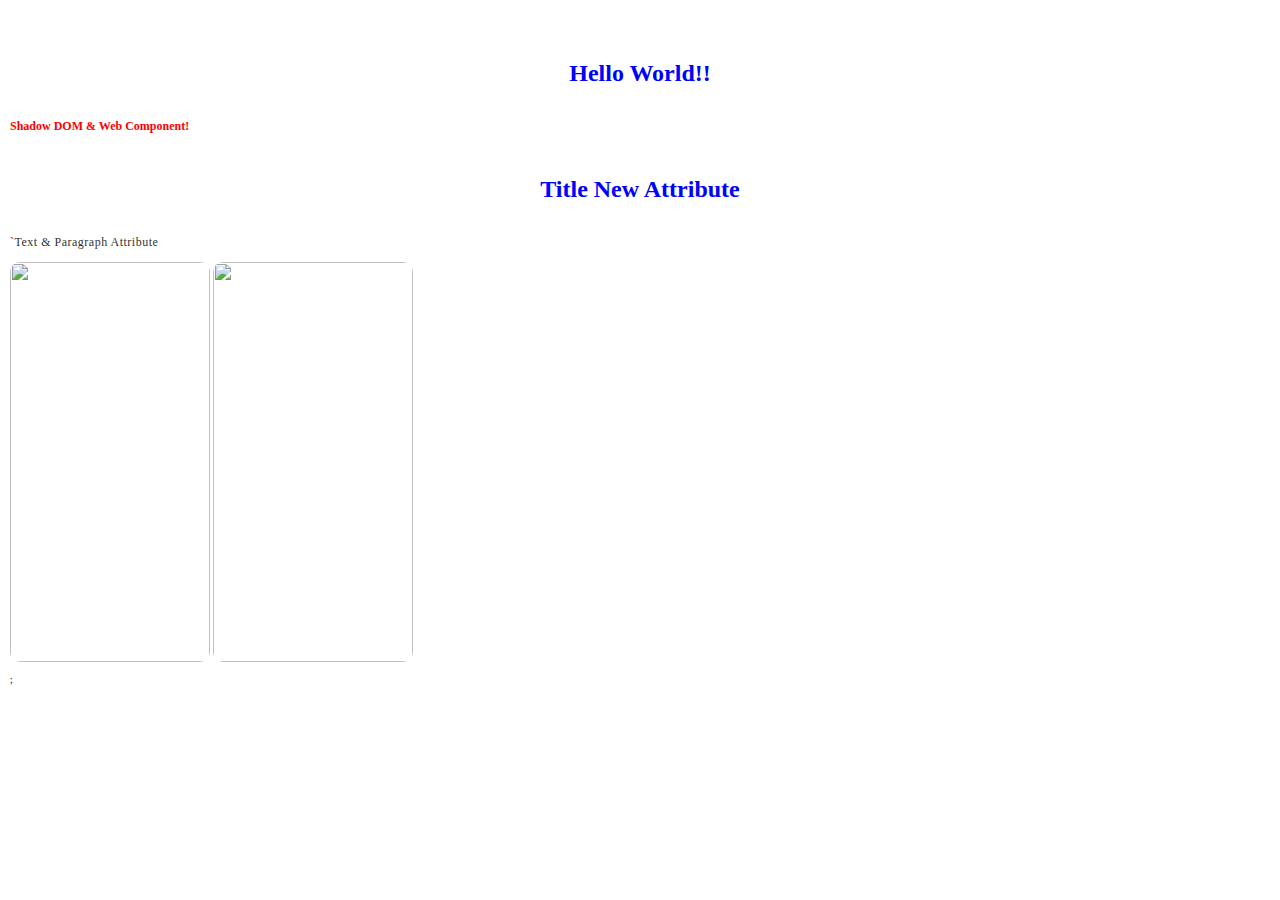
<file: atributes/atributeIndex.html>
<!DOCTYPE html>
<html lang="en">
  <head>
    <meta charset="UTF-8" />
    <meta http-equiv="X-UA-Compatible" content="IE=edge" />
    <meta name="viewport" content="width=device-width, initial-scale=1.0" />
    <link rel="stylesheet" href="./styleAttribute.css" />
    <title>Attribute | Shadow DOM | Javascript Vanilla</title>
  </head>
  <body>
    <main>
      <my-element
        title="Title New Attribute"
        paragraph="`Text & Paragraph Attribute"
        img="https://images.unsplash.com/photo-1671418203703-3b28b621fc45?ixlib=rb-4.0.3&ixid=MnwxMjA3fDB8MHxwaG90by1wYWdlfHx8fGVufDB8fHx8&auto=format&fit=crop&w=687&q=80"
        image="https://images.unsplash.com/photo-1611601322175-ef8ec8c85f01?ixlib=rb-4.0.3&ixid=MnwxMjA3fDB8MHxwaG90by1wYWdlfHx8fGVufDB8fHx8&auto=format&fit=crop&w=764&q=80"
      ></my-element>
    </main>
    <!-- === Javascript === -->
    <script src="./my-elementAttribute.js"></script>
  </body>
</html>
</file>
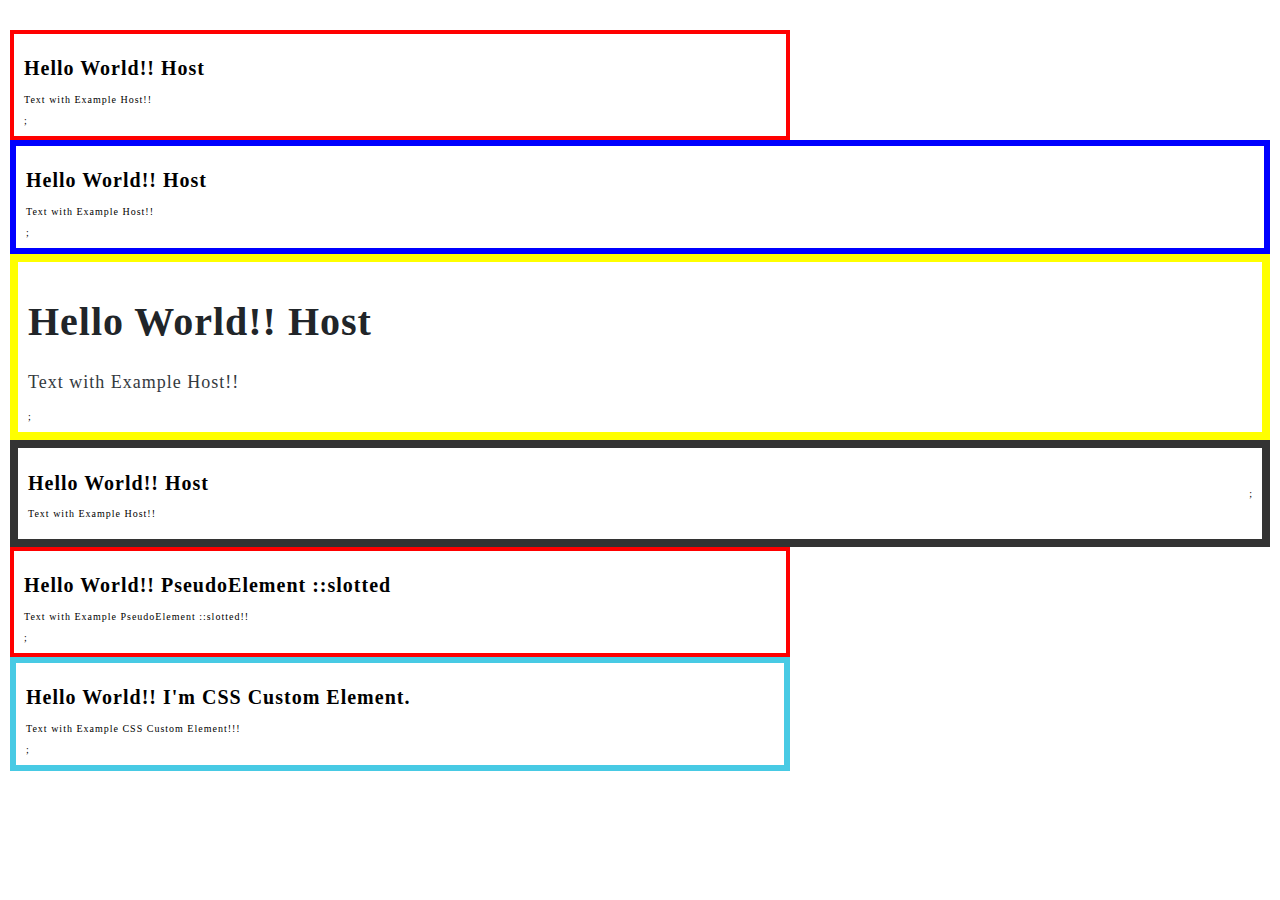
<file: host/hostIndex.html>
<!DOCTYPE html>
<html lang="en">
  <head>
    <meta charset="UTF-8" />
    <meta http-equiv="X-UA-Compatible" content="IE=edge" />
    <meta name="viewport" content="width=device-width, initial-scale=1.0" />
    <link rel="stylesheet" href="./styleHost.css" />
    <title>Web Component Javascript| Host | Shadow DOM</title>
  </head>
  <body>
    <main>
      <!-- ====== Pseudo Class ====== -->
      <my-element>
        <span slot="title">Hello World!! Host</span>
        <span slot="paragraph">Text with Example Host!!</span>
      </my-element>

      <!-- === Class === -->
      <my-element class="blue">
        <span slot="title">Hello World!! Host</span>
        <span slot="paragraph">Text with Example Host!!</span>
      </my-element>

      <!-- === Attribute === -->
      <my-element yellow>
        <span slot="title">Hello World!! Host</span>
        <span slot="paragraph">Text with Example Host!!</span>
      </my-element>
      <!-- === ADD Context ===-->
      <article class="card">
        <my-element>
          <span slot="title">Hello World!! Host</span>
          <span slot="paragraph">Text with Example Host!!</span>
        </my-element>
      </article>

      <!-- ====== Pseudo element ====== -->
      <my-element class="text">
        <span slot="title">Hello World!! PseudoElement ::slotted</span>
        <span slot="paragraph"
          >Text with Example PseudoElement ::slotted!!</span
        >
      </my-element>

      <!-- === CSS Custom Element === -->
      <my-element class="customElement">
        <span slot="title">Hello World!! I'm CSS Custom Element.</span>
        <span slot="paragraph">Text with Example CSS Custom Element!!!</span>
      </my-element>
    </main>

    <!-- === Javascript === -->
    <script type="module" src="./hostApp.js"></script>
  </body>
</html>
</file>
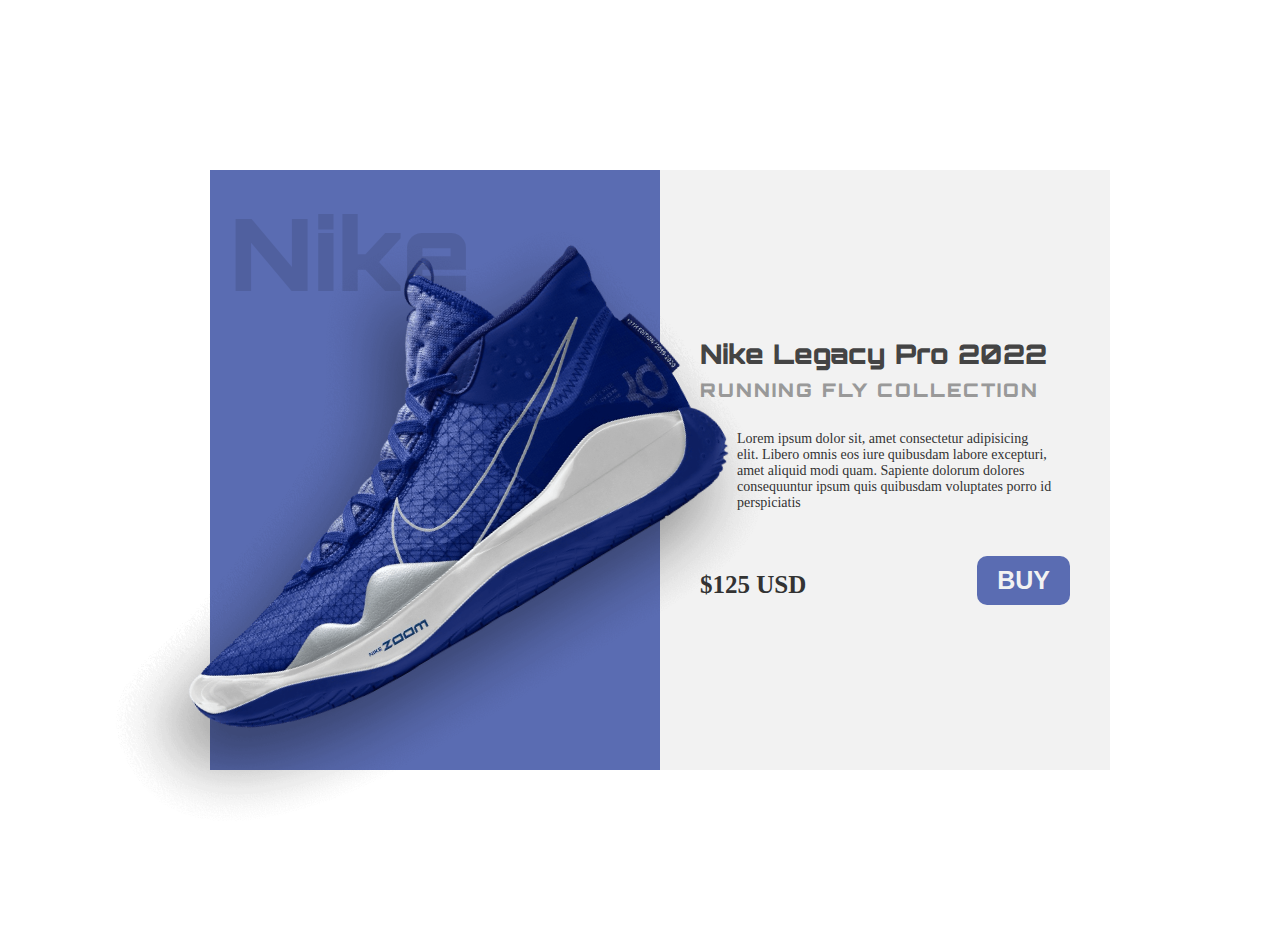
<file: project/component.html>
<!DOCTYPE html>
<html lang="en">
  <head>
    <meta charset="UTF-8" />
    <meta http-equiv="X-UA-Compatible" content="IE=edge" />
    <meta name="viewport" content="width=device-width, initial-scale=1.0" />
    <link rel="preconnect" href="https://fonts.googleapis.com" />
    <link rel="preconnect" href="https://fonts.gstatic.com" crossorigin />
    <link
      href="https://fonts.googleapis.com/css2?family=Orbitron:wght@400;500;700;900&display=swap"
      rel="stylesheet"
    />
    <link rel="preconnect" href="https://fonts.googleapis.com" />
    <link rel="preconnect" href="https://fonts.gstatic.com" crossorigin />
    <link
      href="https://fonts.googleapis.com/css2?family=Source+Sans+Pro:wght@400;600;700;900&display=swap"
      rel="stylesheet"
    />
    <link rel="stylesheet" href="./cssStyleComponent.css" />
    <title>Web Component | Vanilla Javascript</title>
  </head>
  <body>
    <main>
      <!-- === Component / Shadow DOM === -->
      <product-card
        img="./src/img/nike-blue.png"
        title="Nike Legacy Pro 2022"
        collection="Running Fly Collection"
        description="Lorem ipsum dolor sit, amet consectetur adipisicing elit. Libero omnis eos iure quibusdam labore excepturi, amet aliquid modi quam. Sapiente dolorum dolores consequuntur ipsum quis quibusdam voluptates porro id perspiciatis"
        price="$125 USD"
      ></product-card>
    </main>

    <!-- === Javascript === -->
    <script type="module" src="./appComponent.js"></script>
  </body>
</html>
</file>
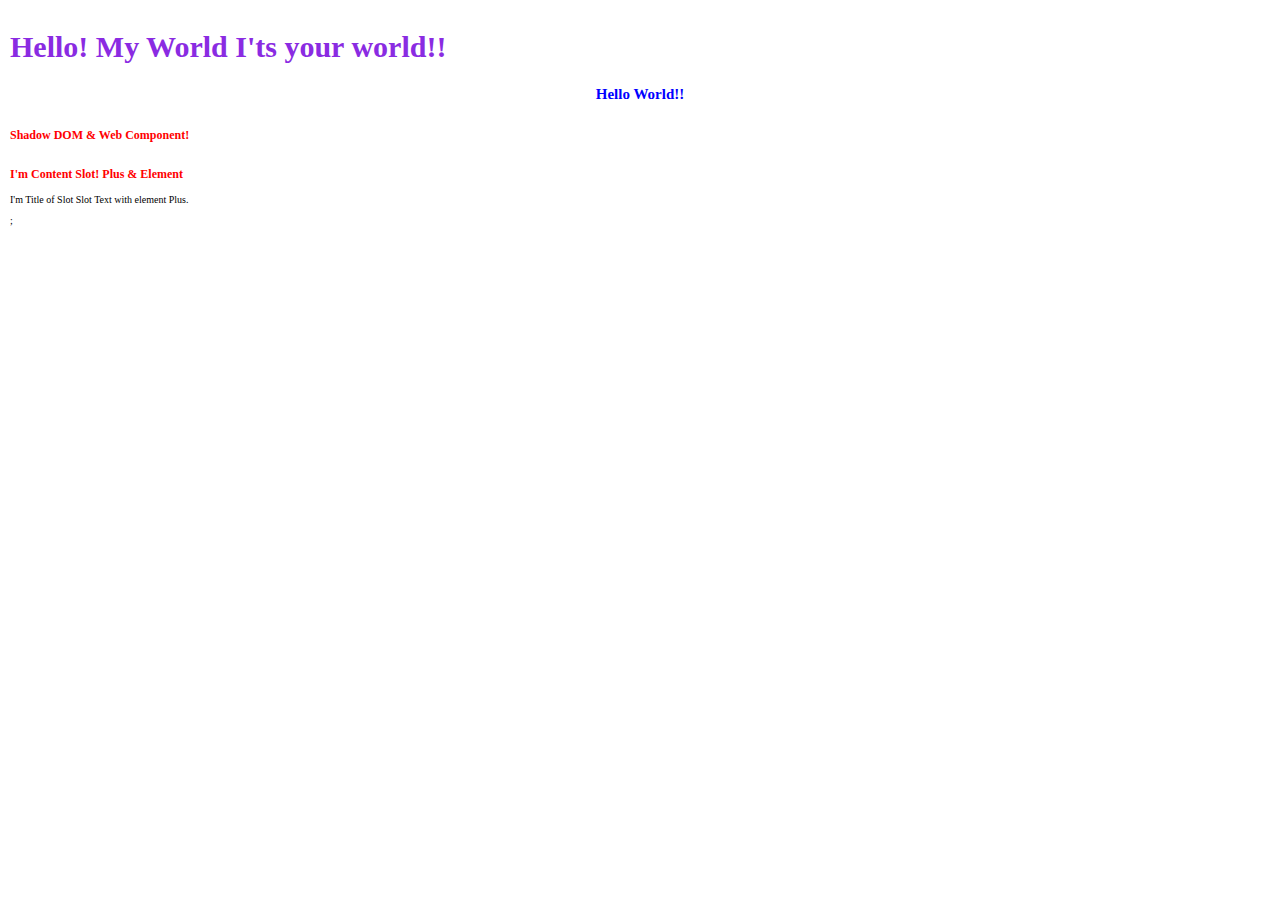
<file: shadowDOM/shadowIndex.html>
<!DOCTYPE html>
<html lang="en">
  <head>
    <meta charset="UTF-8" />
    <meta http-equiv="X-UA-Compatible" content="IE=edge" />
    <meta name="viewport" content="width=device-width, initial-scale=1.0" />
    <link rel="stylesheet" href="./styleShadow.css" />
    <title>Shadow DOM & Root | javascript Vanilla | Web Components</title>
  </head>
  <body>
    <main>
      <h1>Hello! My World I'ts your world!!</h1>
      <!-- === Web Component === -->
      <my-element>
        I'm Content Slot! Plus & Element
        <span slot="titlePlus">I'm Title of Slot</span>
        <span slot="paragraphPlus">Slot Text with element Plus.</span>
      </my-element>
    </main>

    <!-- === Javascript === -->
    <script type="module" src="./my-elementShadow.js"></script>
  </body>
</html>
</file>
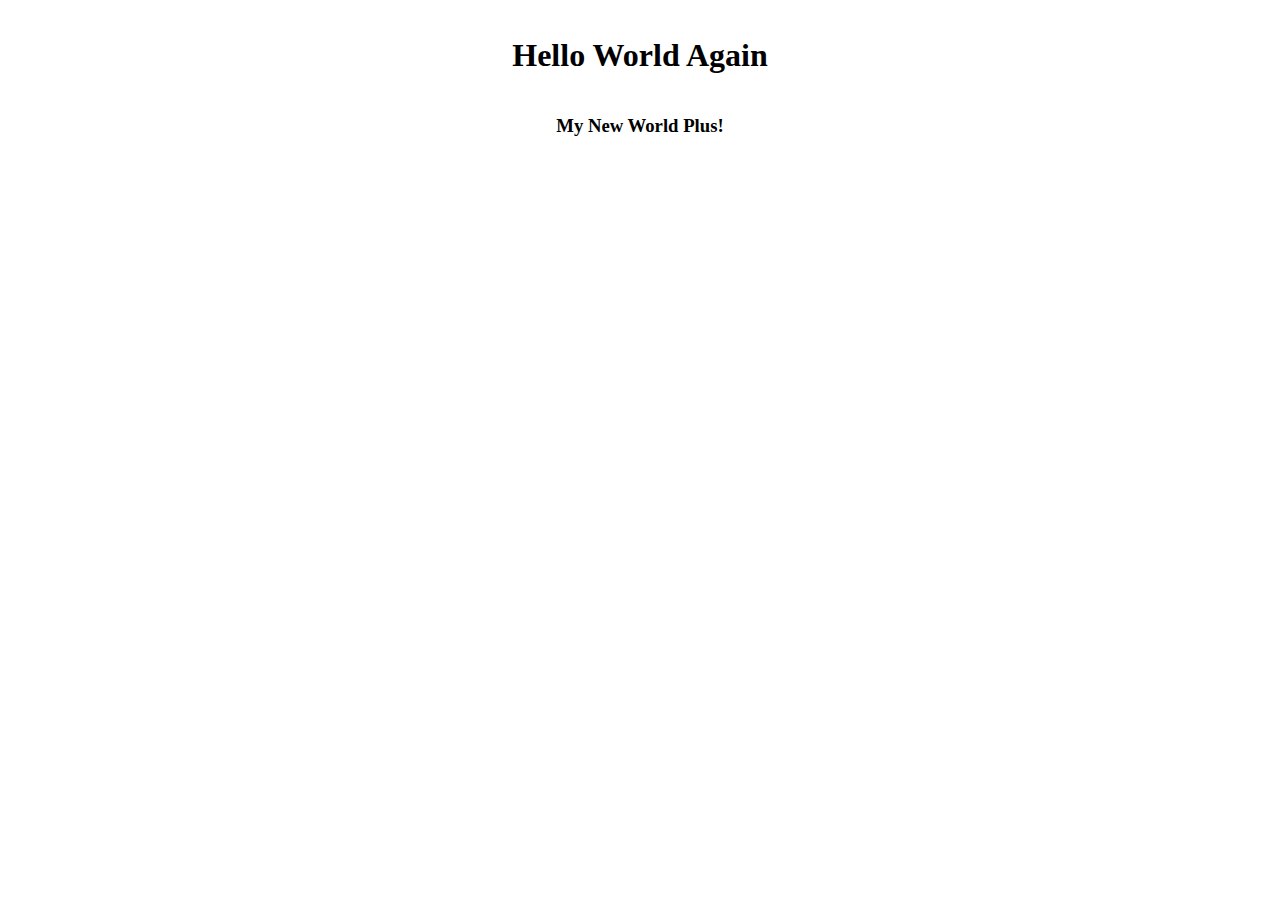
<file: template/template.html>
<!DOCTYPE html>
<html lang="en">
  <head>
    <meta charset="UTF-8" />
    <meta http-equiv="X-UA-Compatible" content="IE=edge" />
    <meta name="viewport" content="width=device-width, initial-scale=1.0" />
    <title>Web Components | Template</title>
  </head>
  <body>
    <main></main>
    <template>
      <h1>Hello World & Template</h1>
      <h2>Template an coming!</h2>
    </template>
    <my-template></my-template>
    <!-- === Javascript === -->
    <script type="module" src="./my-template.js"></script>
  </body>
</html>
</file>
<file: atributes/styleAttribute.css>
* {
  margin: 0;
  box-sizing: border-box;
  object-fit: cover;
}

html {
  font-size: 62.5%;
}

body {
  width: 100%;
  background: #fff;
}

main {
  width: 100%;
  margin: 2rem auto;
  padding: 1rem;
}
</file>
<file: host/styleHost.css>
* {
  margin: 0;
  box-sizing: border-box;
  object-fit: cover;
}
/* === Variables CSS Style ===  */
:root {
  --background-color: #ffffff;
  --color-base: #333;
}

html {
  font-size: 62.5%;
}

body {
  width: 100%;
  background: #fff;
}

main {
  width: 100%;
  margin: 2rem auto;
  padding: 1rem;
  display: inline-block;
}

img {
  width: 100%;
  height: 100%;
  min-width: 480px;
  background-size: cover;
  object-fit: cover;
  background-repeat: no-repeat;
  background-position: center;
}

p,
span {
  letter-spacing: 0.1rem;
}

ul {
  list-style: none;
}

a {
  text-decoration: none;
}

/* === Shadow DOM => CSS === */

my-element {
  --primary-color: #386641;
  --secondary-color: #48cae4;
  --color-title: #212529;
  --color-text: #343a40;
  --font-title: 40px;
}

.customElement {
  border: 6px solid var(--secondary-color);
}
</file>
<file: project/cssStyleComponent.css>
/* === Variables CSS Style ===  */
:root {
  --background-color: #ffffff;
  --color-base: #333;

  --font-family-orbitron: 'Orbitron', sans-serif;
  --font-family-source: 'Source Sans Pro', sans-serif;

  --color-primary: #264653;
  --color-primary-plus: #1d3557;
  --gradient-color: background-image: linear-gradient(120deg, #a1c4fd 0%, #c2e9fb 100%);
  --gradient-color-plus: background-image: linear-gradient(to top, #48c6ef 0%, #6f86d6 100%);
}

* {
  margin: 0;
  box-sizing: border-box;
  object-fit: cover;
}

html {
  font-size: 62.5%;
}

body {
  width: 100%;
  background: #fff;
  font-size: var(--font-family-source);
}

main {
  width: 100%;
  margin: 2rem auto;
  padding: 1rem;
  display: inline-block;
  display: flex;
  justify-content: center;
  align-items: center;
  height: 100%;
  min-height: 100vh;
}

img {
  width: 100%;
  height: 100%;
  min-width: 480px;
  background-size: cover;
  object-fit: cover;
  background-repeat: no-repeat;
  background-position: center;
}

p,
span {
  letter-spacing: 0.1rem;
}

ul {
  list-style: none;
}

a {
  text-decoration: none;
}
</file>
<file: shadowDOM/styleShadow.css>
* {
  margin: 0;
  box-sizing: border-box;
  object-fit: cover;
}

html {
  font-size: 62.5%;
}

body {
  width: 100%;
  background: #fff;
}

main {
  width: 100%;
  margin: 2rem auto;
  padding: 1rem;
}

h1 {
  font-size: 3rem;
  color: blueviolet;
  font-weight: 900;
}
</file>
